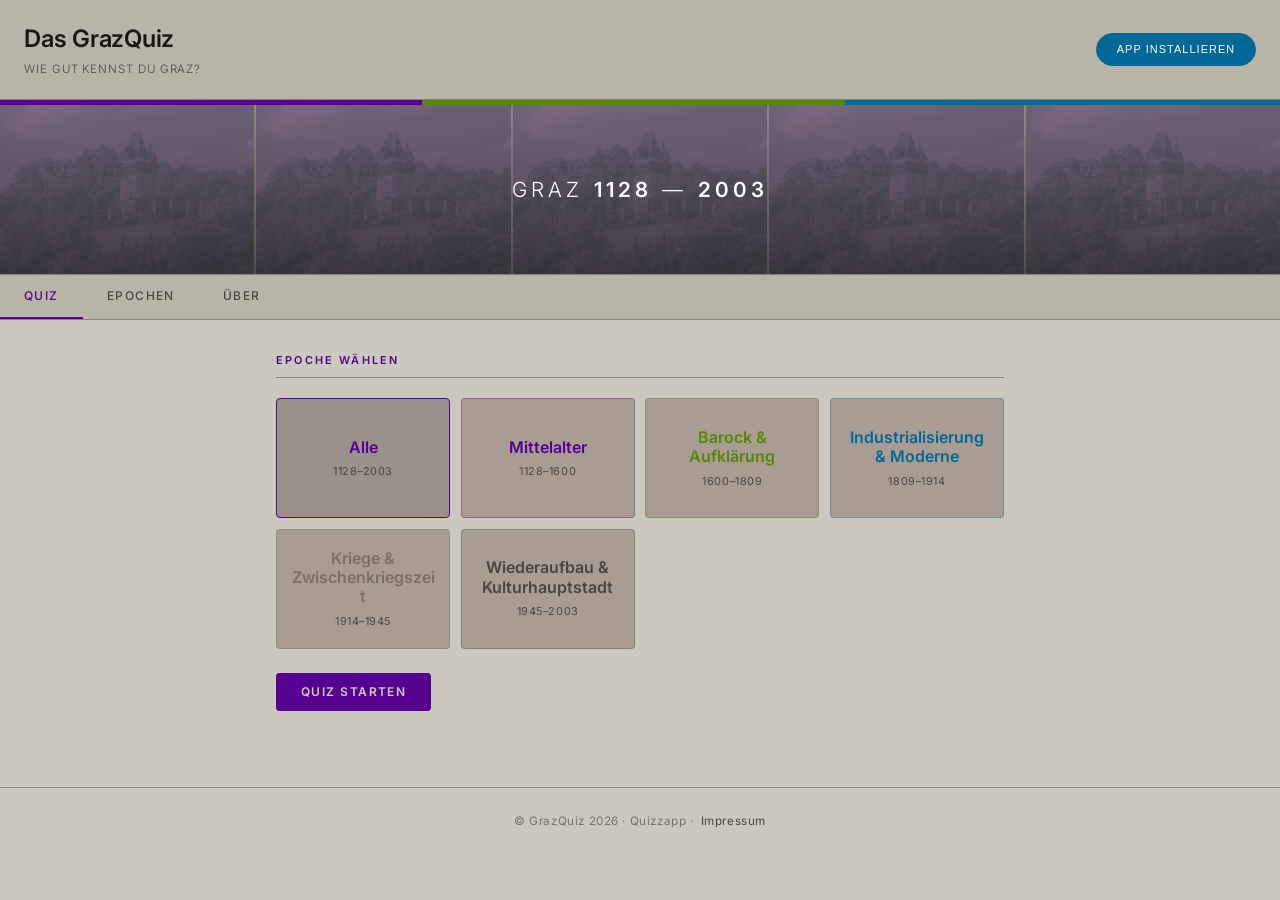
<file: index.html>
<!DOCTYPE html>
<html lang="de">

<head>
  <meta charset="UTF-8" />
  <meta name="viewport" content="width=device-width, initial-scale=1.0" />
  <title>Das GrazQuiz</title>
  <link rel="manifest" href="manifest.json" />
  <meta name="application-name" content="Das GrazQuiz" />
  <meta name="mobile-web-app-capable" content="yes" />
  <meta name="apple-mobile-web-app-capable" content="yes" />
  <meta name="apple-mobile-web-app-title" content="Das GrazQuiz" />
  <meta name="apple-mobile-web-app-status-bar-style" content="black-translucent" />
  <link rel="icon" href="Uhrturm.png" />
  <link rel="apple-touch-icon" sizes="180x180" href="Uhrturm.png" />
  <link href="https://fonts.googleapis.com/css2?family=Inter:wght@300;400;500;600&display=swap" rel="stylesheet" />


  <link rel="stylesheet" href="style.css">

</head>

<body>

  <header>
    <div style="display:flex; align-items:center; gap:1rem;">
      <div>
        <h1 class="logo-title">Das GrazQuiz</h1>
        <div class="logo-sub"> Wie gut kennst du Graz?</div>
      </div>
    </div>
    <div style="display:flex; align-items:center; gap:0.75rem;">
      <button id="installBtn" class="header-badge install-btn" type="button">App installieren</button>
    </div>
  </header>

  <div class="color-stripe"></div>

  <div class="hero">
    <div class="hero-images">
      <div style="background-image:url('Uhrturm.png')"></div>
      <div style="background-image:url('Uhrturm.png')"></div>
      <div style="background-image:url('Uhrturm.png')"></div>
      <div style="background-image:url('Uhrturm.png')"></div>
      <div style="background-image:url('Uhrturm.png')"></div>
    </div>
    <div class="hero-overlay">
      <h2>Graz <span>1128</span> — <span>2003</span></h2>
    </div>
  </div>

  <nav>
    <button class="active" onclick="showPanel('quiz', this)">Quiz</button>
    <button onclick="showPanel('epochen', this)">Epochen</button>
    <button onclick="showPanel('ueber', this)">Über</button>
  </nav>

  <main>

    <!-- ══ QUIZ ══ -->
    <div id="panel-quiz" class="panel active">

      <div id="quiz-start">
        <div class="section-title">Epoche wählen</div>
        <div class="epoch-grid" id="epoch-selector">
          <div class="epoch-card selected" data-epoch="alle" onclick="selectEpoch(this)">
            <div class="ep-years">Alle</div>
            <div class="ep-label">1128–2003</div>
          </div>
          <div class="epoch-card" data-epoch="0" onclick="selectEpoch(this)">
            <div class="ep-years">Mittelalter</div>
            <div class="ep-label">1128–1600</div>
          </div>
          <div class="epoch-card" data-epoch="1" onclick="selectEpoch(this)">
            <div class="ep-years">Barock &amp; Aufklärung</div>
            <div class="ep-label">1600–1809</div>
          </div>
          <div class="epoch-card" data-epoch="2" onclick="selectEpoch(this)">
            <div class="ep-years">Industrialisierung &amp; Moderne</div>
            <div class="ep-label">1809–1914</div>
          </div>
          <div class="epoch-card" data-epoch="3" onclick="selectEpoch(this)">
            <div class="ep-years">Kriege &amp; Zwischenkriegszeit</div>
            <div class="ep-label">1914–1945</div>
          </div>
          <div class="epoch-card" data-epoch="4" onclick="selectEpoch(this)">
            <div class="ep-years">Wiederaufbau &amp; Kulturhauptstadt</div>
            <div class="ep-label">1945–2003</div>
          </div>
        </div>
        <div class="btn-row" style="justify-content:flex-start;margin-top:0">
          <button class="btn" onclick="startQuiz()">Quiz starten</button>
        </div>
        <p id="quiz-hint" style="margin-top:0.75rem;font-size:0.8rem;color:#eb5757;"></p>
      </div>

      <div id="quiz-running" style="display:none">
        <div class="score-bar">
          <span class="badge" id="score-badge">Punkte: 0</span>
          <span class="badge" id="q-counter">1 / 10</span>
        </div>
        <div class="progress-track">
          <div class="progress-fill" id="progress-fill" style="width:0%"></div>
        </div>
        <div class="question-box">
          <div class="q-epoch-tag" id="q-epoch-tag"></div>
          <div class="question-text" id="question-text"></div>
          <div class="options" id="options"></div>
          <div class="feedback" id="feedback"></div>
          <div class="fact-box" id="fact-box"></div>
        </div>
        <div class="btn-row">
          <button class="btn" id="next-btn" style="display:none" onclick="nextQuestion()">Weiter →</button>
        </div>
      </div>

      <div id="quiz-result" style="display:none">
        <div class="result-box">
          <div class="section-title" style="text-align:center;border:none;margin-bottom:0.5rem">Ergebnis</div>
          <div class="result-score" id="final-score"></div>
          <div id="result-animation" class="result-animation"></div>
          <div class="result-title" id="result-title"></div>
          <p class="result-label" id="result-label"></p>
          <div class="btn-row">
            <button class="btn outline" onclick="restartQuiz()">Nochmal spielen</button>
            <button class="btn" onclick="showPanel('epochen', document.querySelectorAll('nav button')[1])">Epochen
              erkunden</button>

          </div>
        </div>
      </div>
    </div>

    <!-- ══ EPOCHEN ══ -->
    <div id="panel-epochen" class="panel">
      <div class="section-title">Die fünf Epochen</div>
      <div class="card">
        <h3>1128 – 1600 · Mittelalter & Frühe Neuzeit</h3>
        <p>Die erste urkundliche Erwähnung von Graz stammt aus dem Jahr 1128. In diesen Jahrhunderten entwickelte sich
          Graz von einer Burgsiedlung zur bedeutenden Residenzstadt der Habsburger. Kaiser Friedrich III. wählte Graz
          als Residenz – der Schlossberg, die Stadtmauer und frühe Kirchen prägen das Bild dieser Epoche.</p>
      </div>
      <div class="card">
        <h3>1600 – 1809 · Barock & Aufklärung</h3>
        <p>Die Barockzeit brachte große architektonische Veränderungen. Kirchen, Paläste und Plätze wurden neu
          gestaltet. Die Jesuiten prägten Kultur und Bildung. 1619 verlor Graz seinen Status als Residenzstadt, blieb
          aber Hauptstadt der Steiermark. Napoleon besetzte die Stadt 1809.</p>
      </div>
      <div class="card">
        <h3>1809 – 1914 · Industrialisierung & Moderne</h3>
        <p>Die Eisenbahn kam 1844 nach Graz. Industrie, Bevölkerungswachstum und neue Stadtteile prägten das 19.
          Jahrhundert. Nikola Tesla studierte am Joanneum. Der Stadtpark wurde 1869 eröffnet. Graz wuchs von 30.000 auf
          über 150.000 Einwohner·innen.</p>
      </div>
      <div class="card">
        <h3>1914 – 1945 · Weltkriege & Zwischenkriegszeit</h3>
        <p>Zwei Weltkriege, wirtschaftliche Not und politische Radikalisierung kennzeichnen diese Epoche. Graz erhielt
          den NS-Titel „Stadt der Volkserhebung". Die Synagoge wurde 1938 zerstört. Über 70 Bombenangriffe trafen die
          Stadt. Am 5. Mai 1945 endete der Krieg.</p>
      </div>
      <div class="card">
        <h3>1945 – 2003 · Wiederaufbau & Kulturhauptstadt</h3>
        <p>Demokratie, Wiederaufbau und kultureller Aufbruch. 1960 entstand das Forum Stadtpark als Zentrum der
          Avantgarde. 1999 wurde die Altstadt UNESCO-Weltkulturerbe. 2003 war Graz Kulturhauptstadt Europas – Kunsthaus
          und Murinsel entstanden als Symbole der Moderne.</p>
      </div>
    </div>

    <!-- ══ ÜBER ══ -->
    <div id="panel-ueber" class="panel">
      <div class="section-title">Über das GrazQuiz</div>
      <div class="card">
        <h3>Was ist das GrazQuiz?</h3>
        <p>Das GrazQuiz ist ein allgemeines Quiz über Graz. Es umfasst 40 Fragen zu allen fünf Epochen – mit
          Antwort-Erklärungen nach jeder Frage.<br><br>Die Fragen stammen von der Quelle
          <a href="https://de.wikipedia.org/wiki/Graz" target="_blank"
            style="color:var(--accent)">https://de.wikipedia.org/wiki/Graz</a>.
          Als <strong style="color:var(--off-white)">Progressive Web App</strong> kann sie auf dem Homescreen
          installiert werden und funktioniert auch offline.
        </p>
      </div>
      <div class="card">
        <h3>Epochen</h3>
        <div class="epoch-list">
          <div class="epoch-item">
            <div class="epoch-dot"></div>1128–1600 · Mittelalter & Frühe Neuzeit
          </div>
          <div class="epoch-item">
            <div class="epoch-dot"></div>1600–1809 · Barock & Aufklärung
          </div>
          <div class="epoch-item">
            <div class="epoch-dot"></div>1809–1914 · Industrialisierung & Moderne
          </div>
          <div class="epoch-item">
            <div class="epoch-dot"></div>1914–1945 · Weltkriege & Zwischenkriegszeit
          </div>
          <div class="epoch-item">
            <div class="epoch-dot"></div>1945–2003 · Wiederaufbau & Kulturhauptstadt
          </div>
        </div>
      </div>
      <div class="card">
        <h3>Quelle</h3>
        <p>Alle Fragen basieren auf der Wikipedia-Seite zu Graz:<br>
          <a href="https://de.wikipedia.org/wiki/Graz" target="_blank"
            style="color:var(--accent)">de.wikipedia.org/wiki/Graz ↗</a>
        </p>
      </div>
    </div>

  </main>

  <footer>
    &copy; GrazQuiz 2026 · Quizzapp&nbsp;·&nbsp;
    <a href="impressum.html">Impressum</a>
  </footer>

  <!-- Externe JS-Datei laden -->
  <script src="app.js"></script>
</body>

</html>
</file>
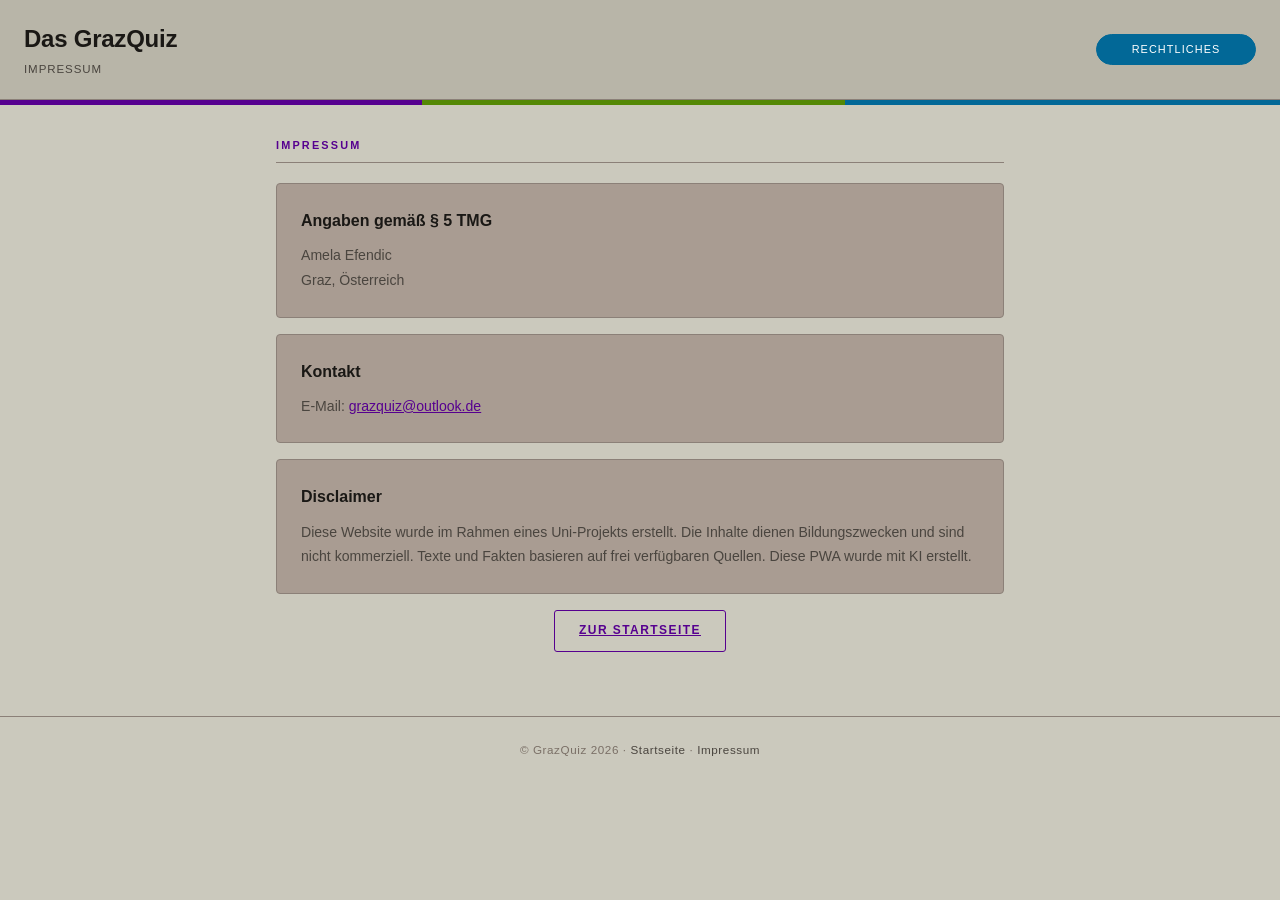
<file: impressum.html>
<!DOCTYPE html>
<html lang="de">

<head>
    <meta charset="UTF-8" />
    <meta name="viewport" content="width=device-width, initial-scale=1.0" />
    <title>Impressum – Das GrazQuiz</title>
    <link rel="stylesheet" href="style.css">
</head>

<body>
    <header>
        <div style="display:flex; align-items:center; gap:1rem;">
            <div>
                <div class="logo-title">Das GrazQuiz</div>
                <div class="logo-sub">Impressum</div>
            </div>
        </div>
        <div class="header-badge">Rechtliches</div>
    </header>

    <div class="color-stripe"></div>

    <main>
        <div class="section-title">Impressum</div>
        <div class="card">
            <h3>Angaben gemäß § 5 TMG</h3>
            <p>Amela Efendic<br>
                Graz, Österreich<br>
            </p>
        </div>

        <div class="card">
            <h3>Kontakt</h3>
            <p>E-Mail: <a href="mailto:grazquiz@outlook.de" style="color:var(--accent)">grazquiz@outlook.de
                </a><br>

            </p>
        </div>

        <div class="card">
            <h3>Disclaimer</h3>
            <p>Diese Website wurde im Rahmen eines Uni-Projekts erstellt. Die Inhalte dienen Bildungszwecken und sind
                nicht kommerziell. Texte und Fakten basieren auf frei verfügbaren Quellen. Diese PWA wurde mit KI
                erstellt.</p>
        </div>

        <div class="btn-row" style="justify-content:center; margin-top:1rem;">
            <a class="btn outline" href="index.html">Zur Startseite</a>
        </div>
    </main>

    <footer>
        &copy; GrazQuiz 2026 · <a href="index.html">Startseite</a> · <a href="impressum.html">Impressum</a>
    </footer>

    <script>
        if ('serviceWorker' in navigator) {
            navigator.serviceWorker.register('service-worker.js');
        }
    </script>
</body>

</html>
</file>
<file: style.css>
:root {
    --black: #cbc9bd;
    --dark: #b8b5a8;
    --dark-card: #a99c92;
    --dark-mid: #9b908a;
    --border: #8b8078;
    --border-lt: #7a6f66;
    --white: #1a1815;
    --off-white: #2a251f;
    --muted: #4a453f;
    --accent: #56008f;
    --accent-lt: #7a20b8;
    --accent2: #548805;
    --accent3: #026897;
    --correct: #548805;
    --correct-bg: #f0f8e8;
    --wrong: #8f1a00;
    --wrong-bg: #f8f0e8;
}

* {
    box-sizing: border-box;
    margin: 0;
    padding: 0;
}

body {
    background: var(--black);
    color: var(--off-white);
    font-family: 'Inter', sans-serif;
    font-size: 15px;
    min-height: 100vh;
    line-height: 1.6;
}

/* ── HEADER ── */
header {
    background: var(--dark);
    border-bottom: 1px solid var(--border);
    padding: 1.25rem 1.5rem;
    display: flex;
    align-items: center;
    justify-content: space-between;
    gap: 1rem;
    flex-wrap: wrap;
}

.logo-title {
    font-size: clamp(1.1rem, 3vw, 1.5rem);
    font-weight: 600;
    color: var(--white);
    letter-spacing: -0.01em;
}

.logo-sub {
    font-size: 0.72rem;
    color: var(--muted);
    font-weight: 300;
    letter-spacing: 0.08em;
    text-transform: uppercase;
    margin-top: 2px;
}

.header-badge {
    font-size: 0.68rem;
    color: var(--off-white);
    color: #ffffff;
    border: 1px solid var(--accent3);
    background: var(--accent3);
    padding: 6px 12px;
    border-radius: 20px;
    letter-spacing: 0.1em;
    text-transform: uppercase;
    white-space: nowrap;
    cursor: pointer;
    display: inline-flex;
    align-items: center;
    justify-content: center;
    min-width: 160px;
}

.header-badge:hover {
    background: var(--accent);
    border-color: var(--accent);
}

/* ── COLOR STRIPE ── */
.color-stripe {
    height: 5px;
    background: linear-gradient(90deg, #56008f 33%, #548805 33% 66%, #026897 66%);
}

.hero {
    background: var(--dark);
    border-bottom: 1px solid var(--border);
    overflow: hidden;
    position: relative;
    height: 170px;
}

.hero-images {
    display: flex;
    height: 100%;
    gap: 2px;
}

.hero-images div {
    flex: 1;
    background-size: cover;
    background-position: center;
    opacity: 0.5;
    transition: opacity 0.3s;
}

.hero-images div:hover {
    opacity: 0.75;
}

.hero-overlay {
    position: absolute;
    inset: 0;
    display: flex;
    align-items: center;
    justify-content: center;
    background: linear-gradient(to bottom, rgba(10, 10, 10, 0.25), rgba(10, 10, 10, 0.6));
}

.hero-overlay h2 {
    font-size: clamp(0.9rem, 2.5vw, 1.3rem);
    font-weight: 300;
    color: var(--white);
    color: #ffffff;
    letter-spacing: 0.2em;
    text-transform: uppercase;
    text-align: center;
}

.hero-overlay h2 span {
    color: #ffffff;
    font-weight: 600;
}

/* ── NAV ── */
nav {
    display: flex;
    background: var(--dark);
    border-bottom: 1px solid var(--border);
    overflow-x: auto;
}

nav button {
    background: none;
    border: none;
    border-bottom: 2px solid transparent;
    padding: 0.85rem 1.5rem;
    font-family: 'Inter', sans-serif;
    font-size: 0.75rem;
    font-weight: 500;
    letter-spacing: 0.12em;
    text-transform: uppercase;
    color: var(--muted);
    cursor: pointer;
    transition: color 0.2s, border-color 0.2s;
    white-space: nowrap;
}

nav button:hover {
    color: var(--off-white);
}

nav button.active {
    color: var(--accent);
    border-bottom-color: var(--accent);
}

/* ── MAIN ── */
main {
    max-width: 760px;
    margin: 0 auto;
    padding: 2rem 1rem 4rem;
}

.panel {
    display: none;
}

.panel.active {
    display: block;
    animation: fadeIn 0.25s ease;
}

@keyframes fadeIn {
    from {
        opacity: 0;
        transform: translateY(6px);
    }

    to {
        opacity: 1;
        transform: translateY(0);
    }
}

.section-title {
    font-size: 0.68rem;
    font-weight: 600;
    letter-spacing: 0.2em;
    text-transform: uppercase;
    color: var(--accent);
    margin-bottom: 1.25rem;
    padding-bottom: 0.5rem;
    border-bottom: 1px solid var(--border);
}

/* ── CARD ── */
.card {
    background: var(--dark-card);
    border: 1px solid var(--border);
    border-radius: 4px;
    padding: 1.5rem;
    margin-bottom: 1rem;
}

.card h3 {
    font-size: 1rem;
    font-weight: 600;
    color: var(--white);
    margin-bottom: 0.6rem;
}

.card p {
    color: var(--muted);
    font-size: 0.88rem;
    line-height: 1.75;
}

/* ── EPOCH GRID ── */
.epoch-grid {
    display: grid;
    grid-template-columns: repeat(auto-fit, minmax(160px, 1fr));
    gap: 0.65rem;
    margin-bottom: 1.5rem;
}

.epoch-card {
    background: var(--dark-card);
    border: 1px solid var(--border);
    border-radius: 4px;
    padding: 1rem 0.75rem;
    min-height: 120px;
    cursor: pointer;
    transition: border-color 0.2s, background 0.2s;
    text-align: center;
    display: flex;
    flex-direction: column;
    justify-content: center;
    align-items: center;
}

.epoch-card:hover {
    border-color: var(--accent);
    background: var(--dark-mid);
}

.epoch-card.selected {
    border-color: var(--accent);
    background: var(--dark-mid);
}

.epoch-card[data-epoch="alle"] .ep-years {
    color: var(--accent);
}

.epoch-card[data-epoch="0"] .ep-years {
    color: var(--accent);
}

.epoch-card[data-epoch="1"] .ep-years {
    color: var(--accent2);
}

.epoch-card[data-epoch="2"] .ep-years {
    color: var(--accent3);
}

.epoch-card[data-epoch="3"] .ep-years {
    color: var(--border-lt);
}

.epoch-card[data-epoch="4"] .ep-years {
    color: var(--muted);
}

.epoch-card[data-epoch="0"] {
    border-color: rgba(86, 0, 143, 0.35);
}

.epoch-card[data-epoch="1"] {
    border-color: rgba(84, 136, 5, 0.35);
}

.epoch-card[data-epoch="2"] {
    border-color: rgba(2, 104, 151, 0.35);
}

.epoch-card[data-epoch="3"] {
    border-color: rgba(122, 111, 102, 0.35);
}

.epoch-card[data-epoch="4"] {
    border-color: rgba(74, 69, 63, 0.35);
}

.ep-years {
    font-size: clamp(0.85rem, 1.3vw, 1rem);
    font-weight: 600;
    color: var(--accent-lt);
    margin-bottom: 0.45rem;
    white-space: normal;
    word-break: break-word;
    line-height: 1.2;
}

.ep-label {
    font-size: 0.68rem;
    color: var(--muted);
    letter-spacing: 0.05em;
    white-space: normal;
    word-break: break-word;
    line-height: 1.4;
}

/* ── BUTTONS ── */
.btn {
    display: inline-block;
    padding: 0.65rem 1.5rem;
    font-family: 'Inter', sans-serif;
    font-size: 0.75rem;
    font-weight: 600;
    letter-spacing: 0.12em;
    text-transform: uppercase;
    border: 1px solid var(--accent);
    background: var(--accent);
    color: var(--black);
    cursor: pointer;
    border-radius: 3px;
    transition: background 0.2s, border-color 0.2s;
}

.btn:hover {
    background: var(--accent-lt);
    border-color: var(--accent-lt);
}

.btn.outline {
    background: transparent;
    color: var(--accent);
}

.btn.outline:hover {
    background: rgba(200, 168, 75, 0.1);
}

.install-btn {
    min-width: 160px;
    padding: 0.6rem 1rem;
}

header .install-btn {
    margin: 0;
}

.btn-row {
    display: flex;
    gap: 0.75rem;
    flex-wrap: wrap;
    justify-content: center;
    margin-top: 1.5rem;
}

/* ── QUIZ ── */
.score-bar {
    display: flex;
    justify-content: space-between;
    align-items: center;
    margin-bottom: 1rem;
}

.badge {
    font-size: 0.68rem;
    font-weight: 600;
    letter-spacing: 0.1em;
    text-transform: uppercase;
    padding: 3px 12px;
    border: 1px solid var(--border-lt);
    border-radius: 20px;
    color: var(--muted);
    background: var(--dark-card);
}

.progress-track {
    height: 2px;
    background: var(--border);
    border-radius: 1px;
    margin-bottom: 1.5rem;
}

.progress-fill {
    height: 100%;
    background: var(--accent);
    border-radius: 1px;
    transition: width 0.4s ease;
}

.question-box {
    background: var(--dark-card);
    border: 1px solid var(--border);
    border-radius: 4px;
    padding: 1.75rem;
}

.q-epoch-tag {
    font-size: 0.65rem;
    font-weight: 600;
    letter-spacing: 0.14em;
    text-transform: uppercase;
    color: var(--accent);
    margin-bottom: 0.75rem;
}

.question-text {
    font-size: 1.05rem;
    font-weight: 500;
    color: var(--white);
    margin-bottom: 1.4rem;
    line-height: 1.5;
}

.options {
    display: flex;
    flex-direction: column;
    gap: 8px;
}

.opt-btn {
    text-align: left;
    padding: 0.8rem 1rem;
    font-family: 'Inter', sans-serif;
    font-size: 0.88rem;
    border: 1px solid var(--border-lt);
    background: var(--dark-mid);
    color: var(--off-white);
    cursor: pointer;
    border-radius: 3px;
    transition: border-color 0.15s, background 0.15s;
}

.opt-btn:hover:not(:disabled) {
    border-color: var(--accent);
    background: rgba(200, 168, 75, 0.07);
}

.opt-btn.correct {
    background: var(--correct-bg);
    border-color: var(--correct);
    color: #6fcf97;
}

.opt-btn.wrong {
    background: var(--wrong-bg);
    border-color: var(--wrong);
    color: #eb5757;
}

.opt-btn:disabled {
    cursor: default;
}

.feedback {
    margin-top: 1rem;
    font-size: 0.83rem;
    color: var(--muted);
    min-height: 1.3rem;
    font-style: italic;
}

.fact-box {
    margin-top: 0.75rem;
    padding: 0.75rem 1rem;
    background: var(--dark-mid);
    border-left: 2px solid var(--accent);
    border-radius: 2px;
    font-size: 0.83rem;
    color: var(--muted);
    display: none;
}

.fact-box.show {
    display: block;
}

/* ── RESULT ── */
.result-box {
    text-align: center;
    background: var(--dark-card);
    border: 1px solid var(--border);
    border-radius: 4px;
    padding: 3rem 2rem;
}

.result-score {
    font-size: 3.5rem;
    font-weight: 600;
    color: var(--accent);
    line-height: 1;
    margin: 0.5rem 0;
}

.result-animation {
    font-size: 5rem;
    text-align: center;
    animation: bounceIn 0.6s ease;
}

@keyframes bounceIn {
    0% {
        transform: scale(0);
        opacity: 0;
    }

    60% {
        transform: scale(1.2);
        opacity: 1;
    }

    100% {
        transform: scale(1);
    }
}

.result-title {
    font-size: 1.1rem;
    font-weight: 600;
    color: var(--white);
    margin-bottom: 0.4rem;
}

.result-label {
    color: var(--muted);
    font-size: 0.88rem;
    margin-bottom: 0.5rem;
}

/* ── EPOCHEN INFO ── */
.epoch-list {
    margin-top: 0.75rem;
    display: flex;
    flex-direction: column;
    gap: 6px;
}

.epoch-item {
    display: flex;
    align-items: center;
    gap: 0.75rem;
    padding: 0.5rem 0.75rem;
    background: var(--dark-mid);
    border-radius: 3px;
    font-size: 0.83rem;
    color: var(--muted);
}

.epoch-dot {
    width: 7px;
    height: 7px;
    border-radius: 50%;
    background: var(--accent);
    flex-shrink: 0;
}

/* ── FOOTER ── */
footer {
    text-align: center;
    padding: 1.5rem;
    font-size: 0.73rem;
    color: var(--border-lt);
    border-top: 1px solid var(--border);
    letter-spacing: 0.05em;
}

footer a {
    color: var(--muted);
    text-decoration: none;
}

footer a:hover {
    color: var(--accent);
}

@media (max-width: 480px) {
    header {
        flex-direction: column;
        align-items: stretch;
    }

    header>div:last-child {
        width: 100%;
        display: flex;
        justify-content: flex-end;
        margin-top: 0.75rem;
    }

    .header-badge {
        width: 100%;
        max-width: 260px;
        white-space: normal;
        padding: 0.75rem 1rem;
    }

    .hero {
        height: 110px;
    }

    .question-box {
        padding: 1.25rem;
    }

    nav button {
        padding: 0.75rem 1rem;
    }
}
</file>
